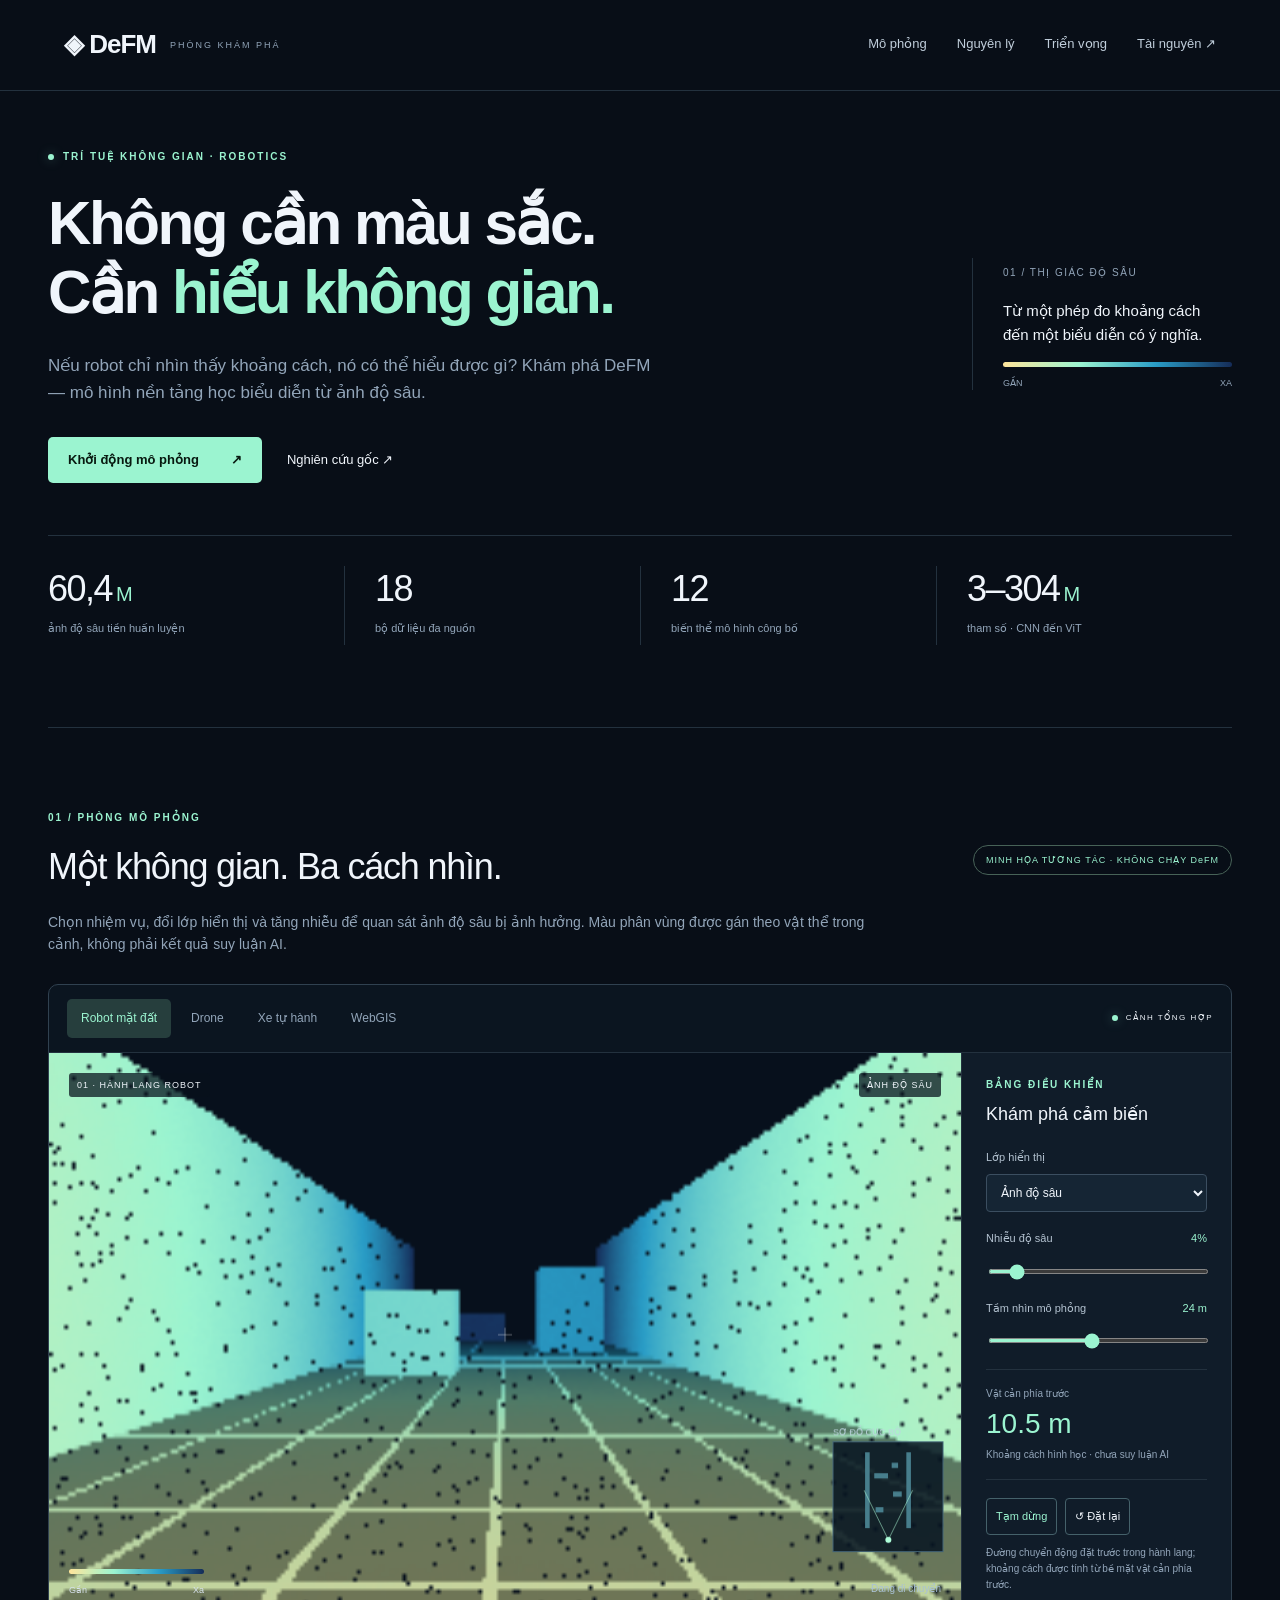
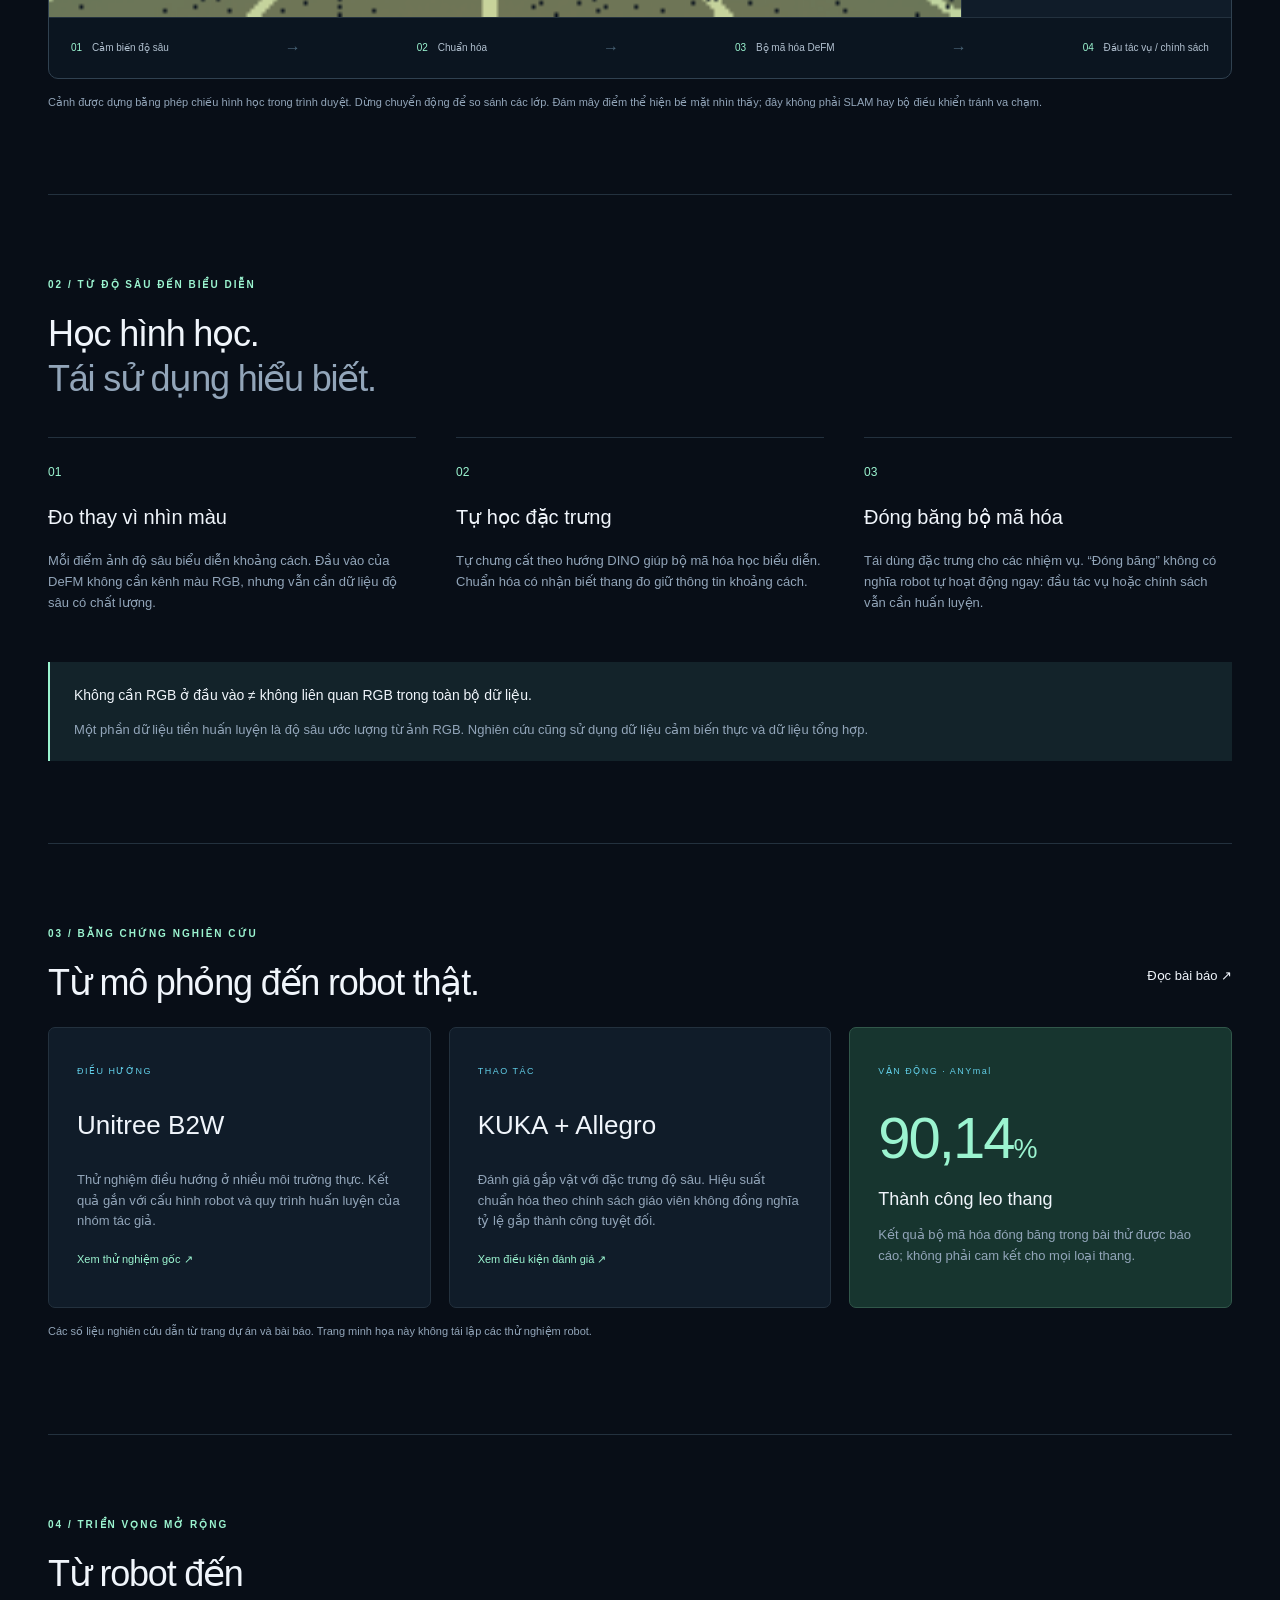
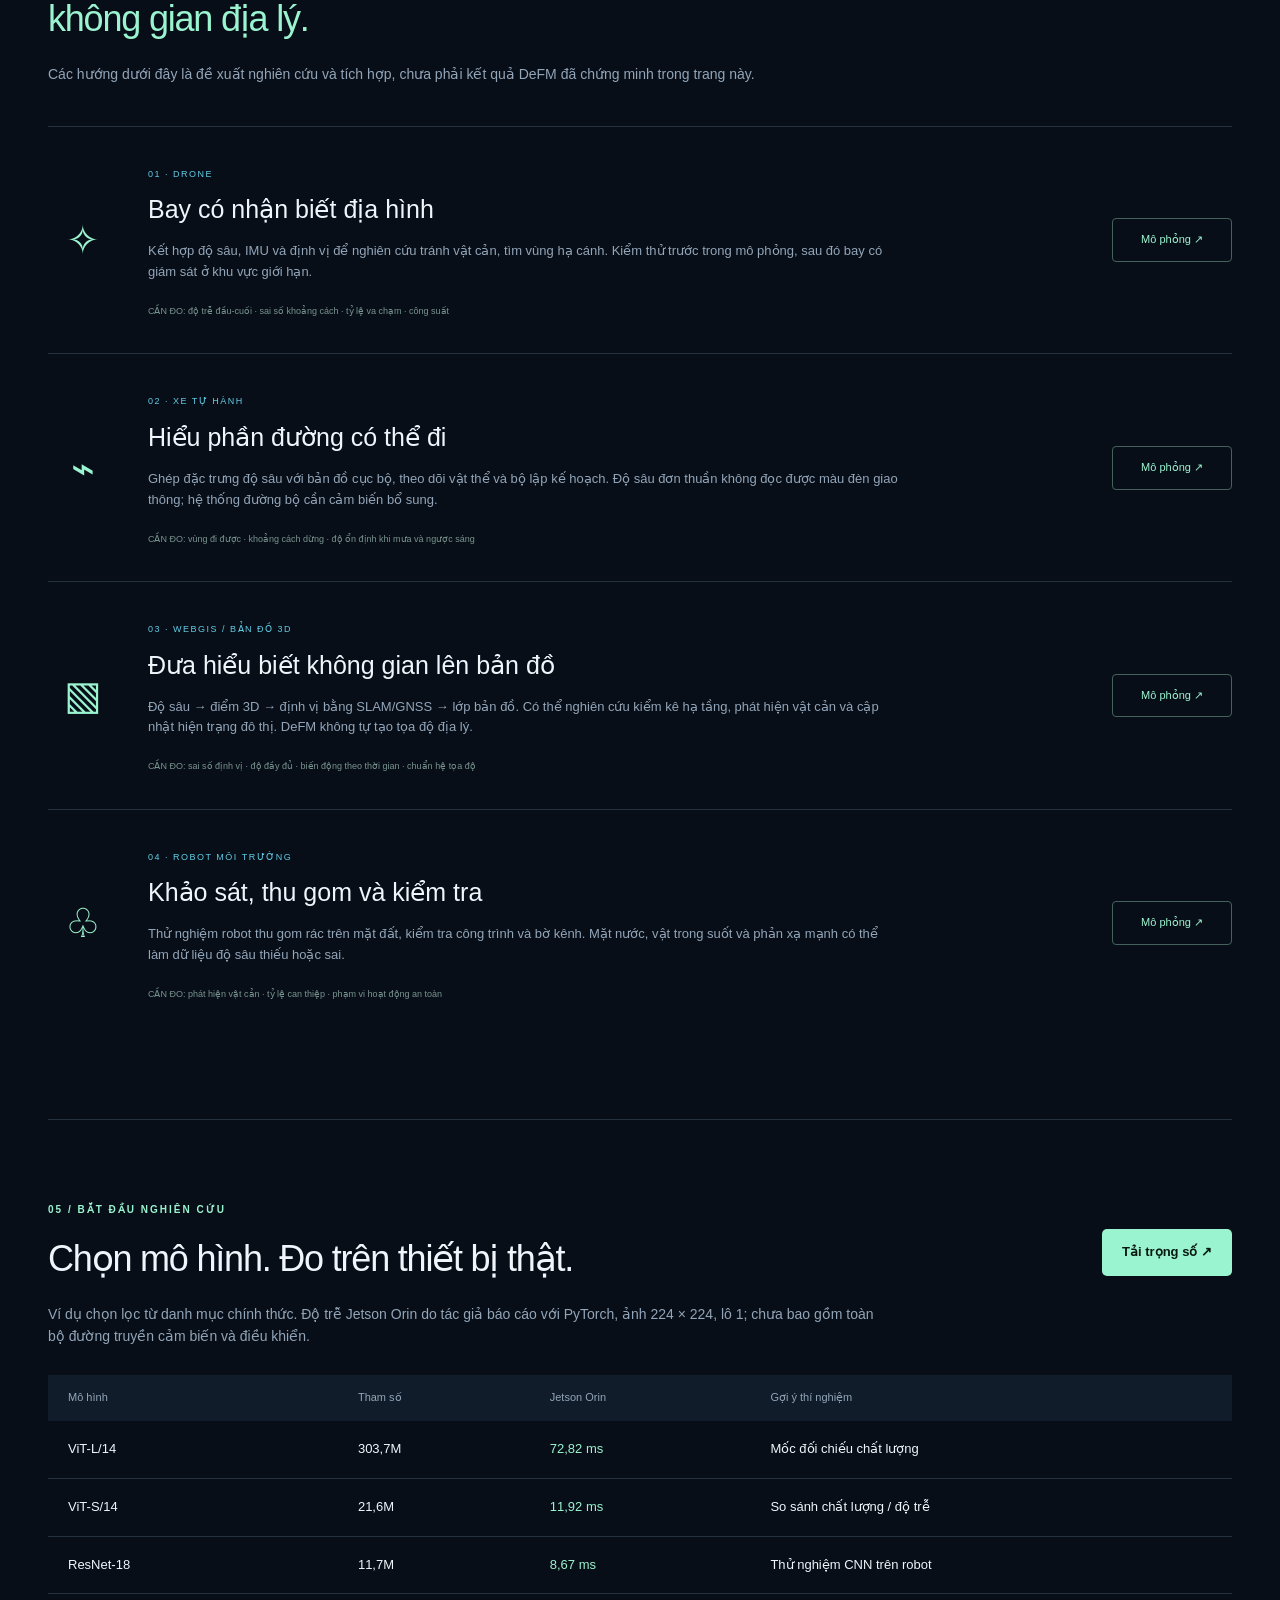
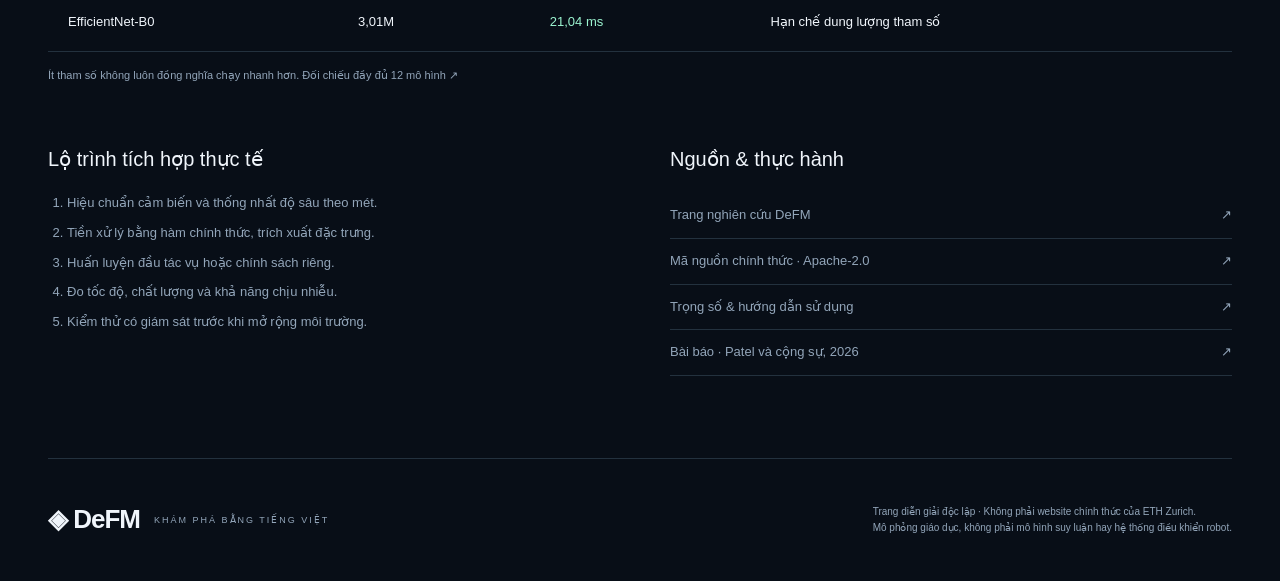
<file: index.html>
<!doctype html>
<html lang="vi">
<head>
  <meta charset="utf-8">
  <meta name="viewport" content="width=device-width, initial-scale=1">
  <meta name="description" content="Phòng mô phỏng DeFM tiếng Việt: robot, Drone, xe tự hành và WebGIS.">
  <meta http-equiv="refresh" content="0; url=./docs/index.html">
  <title>DeFM — Nhìn thế giới bằng độ sâu</title>
  <script>
    // Keep query parameters and section anchors when opening the root URL.
    location.replace(new URL('./docs/index.html', location.href).pathname + location.search + location.hash);
  </script>
</head>
<body>
  <p>Đang mở phòng mô phỏng DeFM… <a href="./docs/index.html">Mở trang tiếng Việt</a></p>
</body>
</html>
</file>
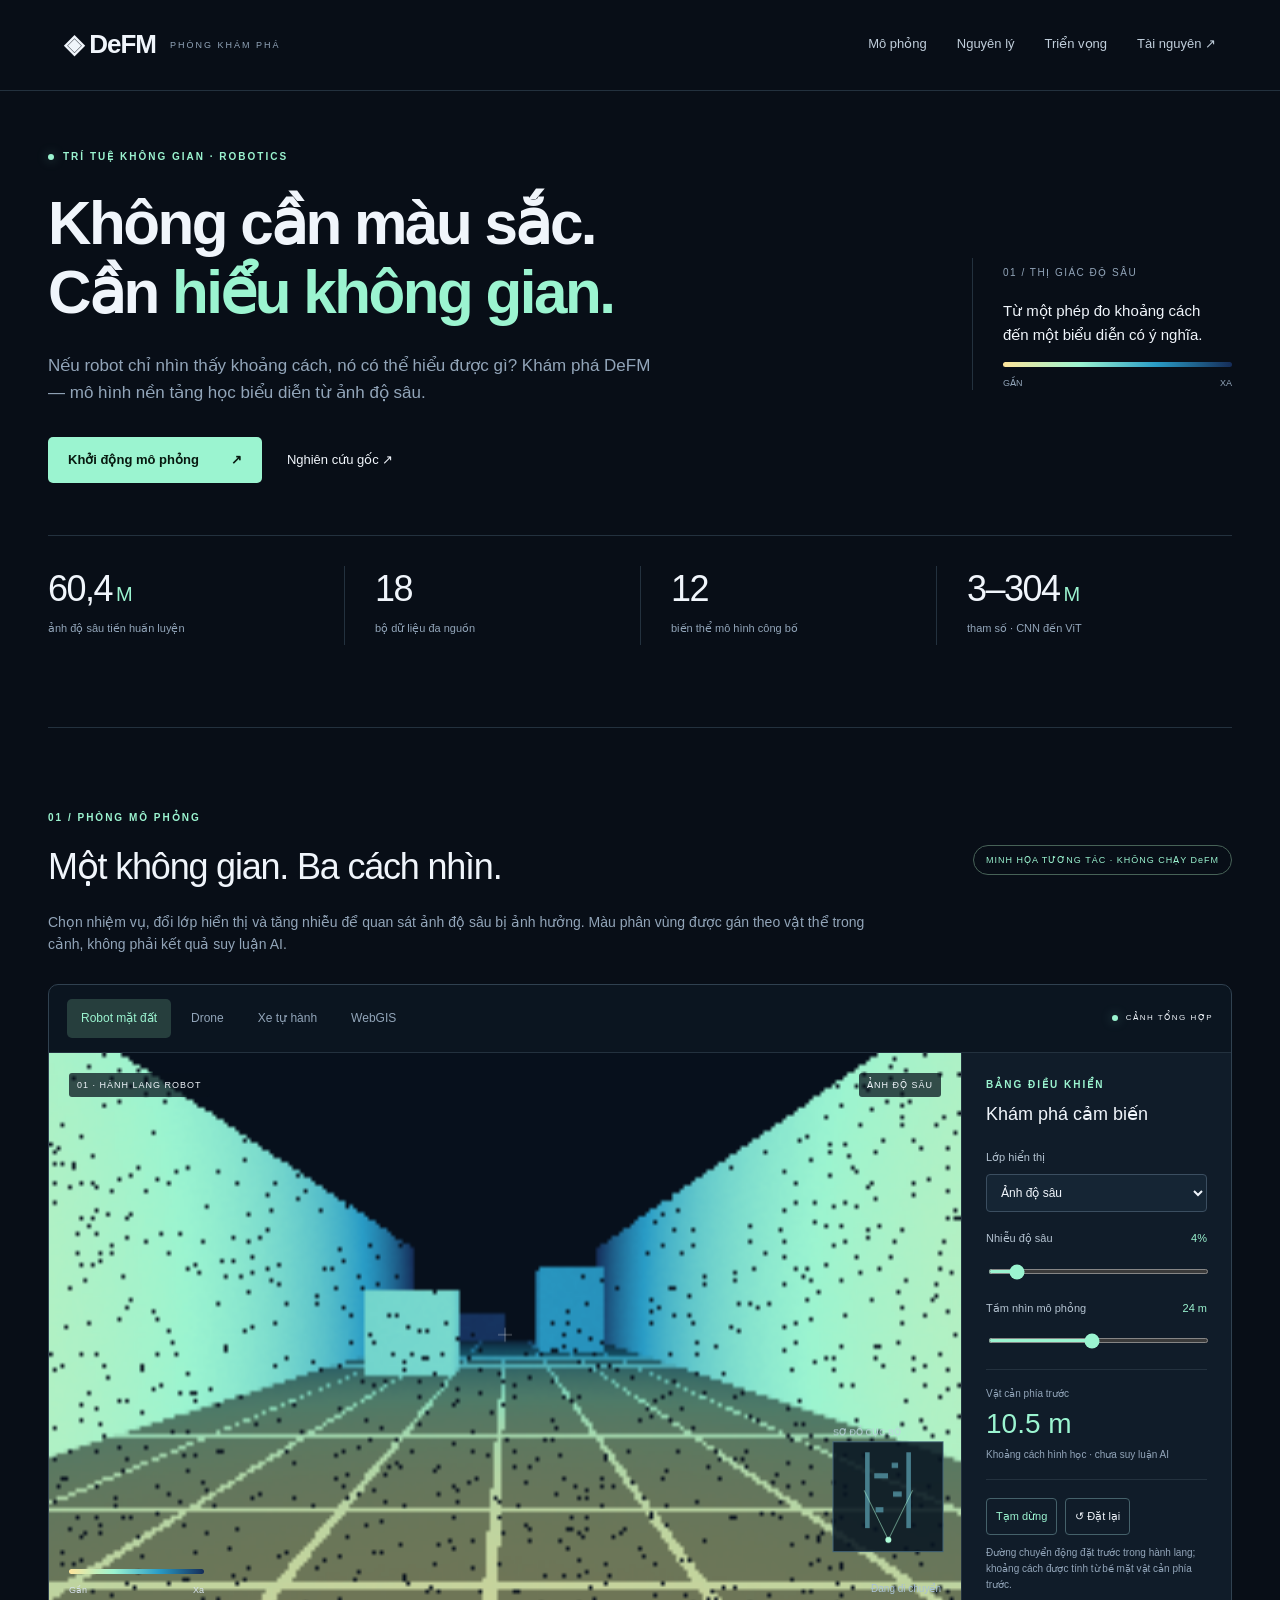
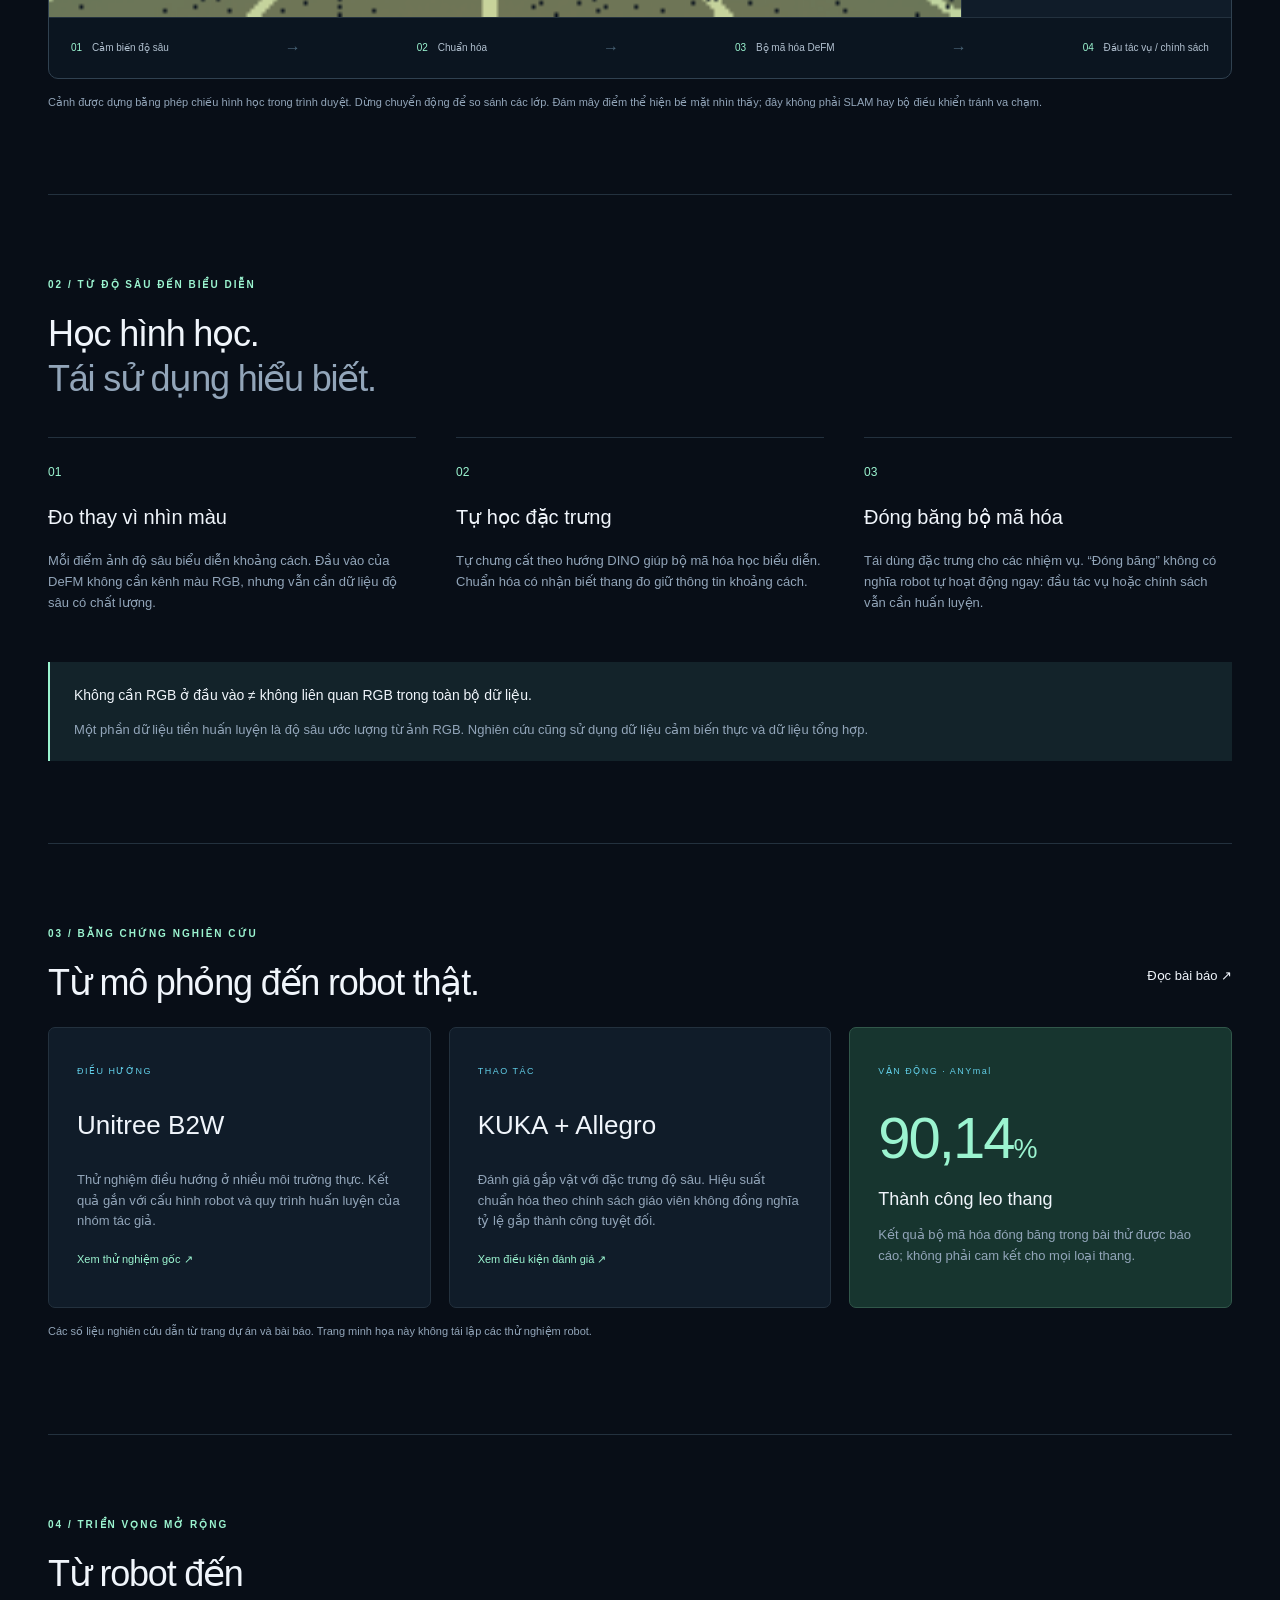
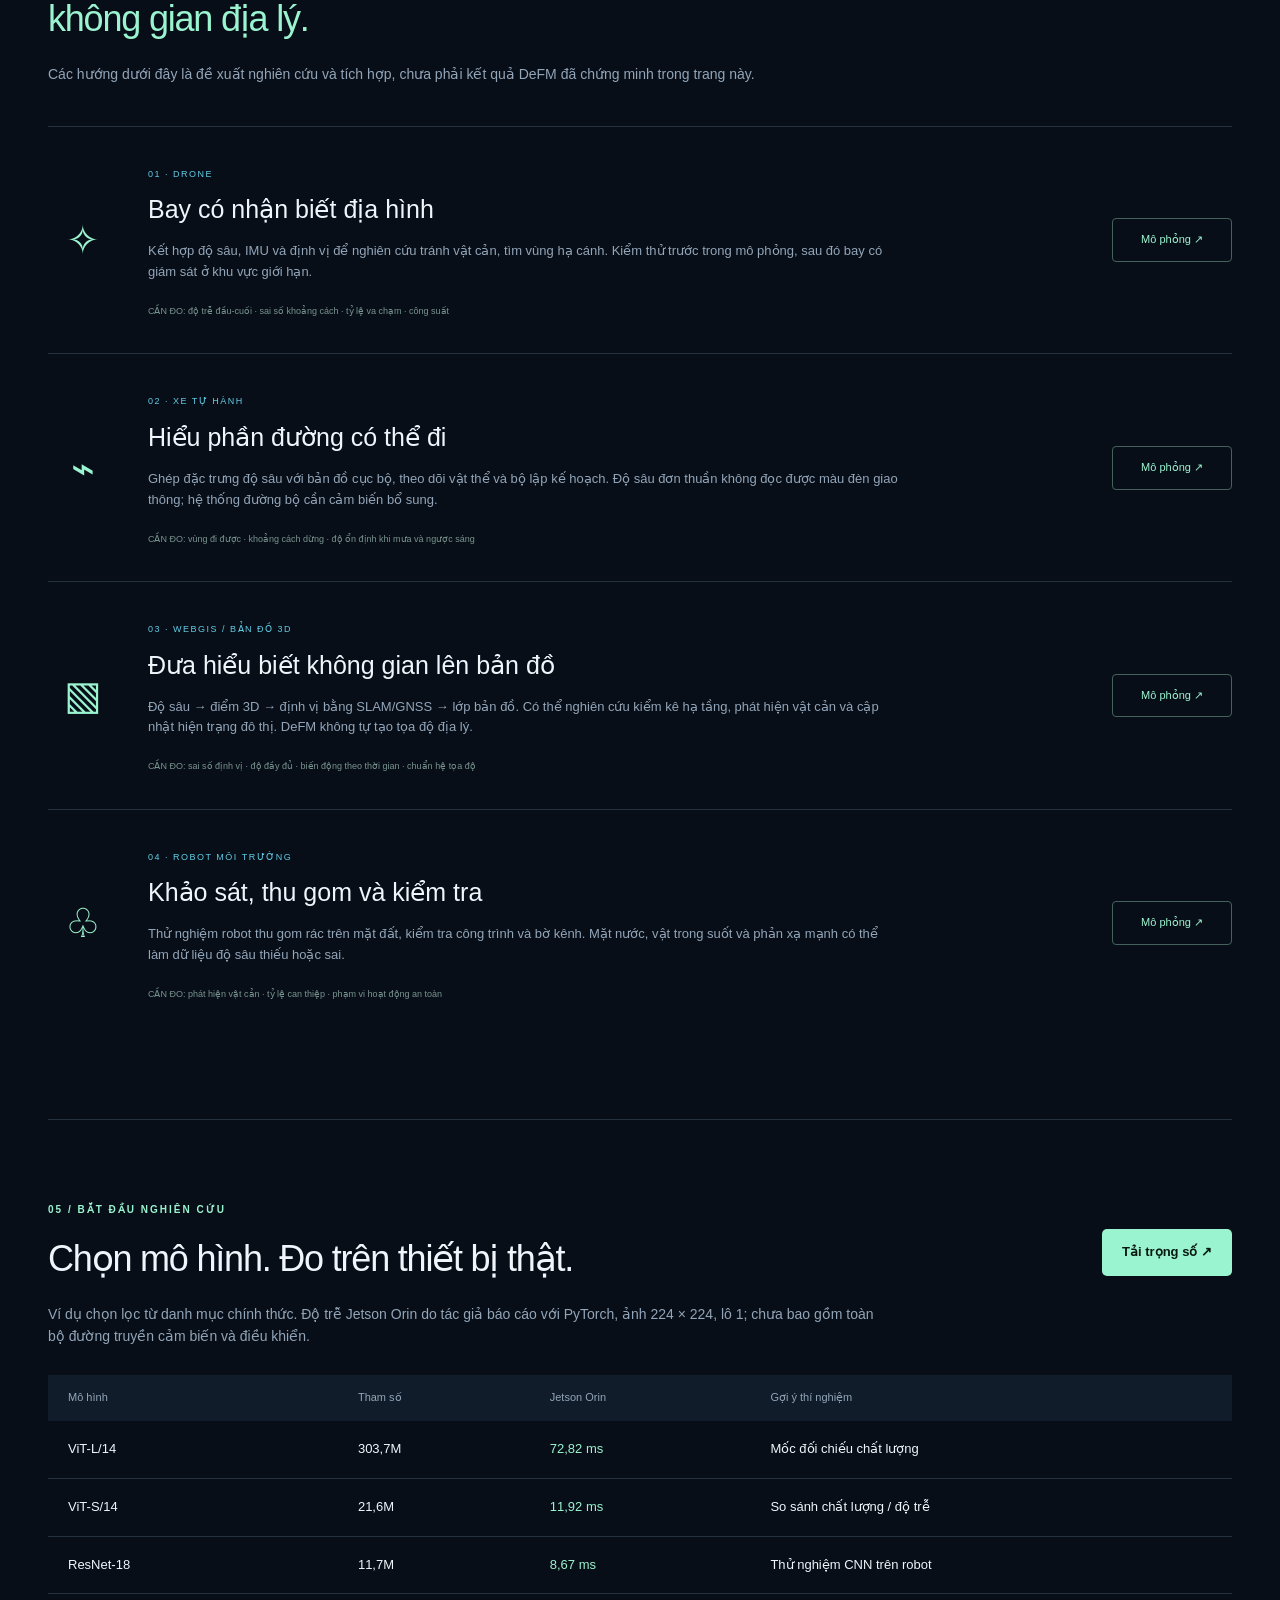
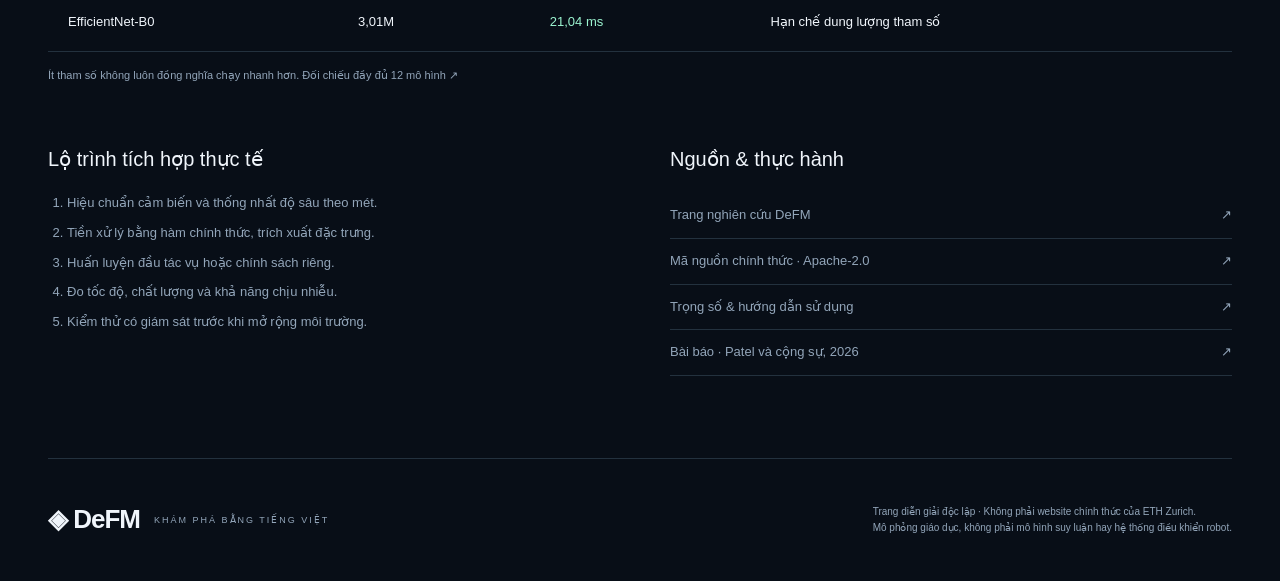
<file: docs/index.html>
<!doctype html><html lang="vi"><head><meta charset="utf-8"><meta name="viewport" content="width=device-width,initial-scale=1"><meta name="description" content="Khám phá DeFM bằng mô phỏng ảnh độ sâu tương tác. Tiềm năng Drone, xe tự hành và WebGIS."><title>DeFM — Nhìn thế giới bằng độ sâu</title><link rel="stylesheet" href="style.css"></head><body>
<header><a class="brand" href="#">◈ DeFM<span>PHÒNG KHÁM PHÁ</span></a><nav aria-label="Điều hướng"><a href="#lab">Mô phỏng</a><a href="#method">Nguyên lý</a><a href="#future">Triển vọng</a><a href="#resources">Tài nguyên ↗</a></nav></header>
<main><section class="hero"><div class="eyebrow"><span class="dot"></span> TRÍ TUỆ KHÔNG GIAN · ROBOTICS</div><div class="hero-grid"><div><h1>Không cần màu sắc.<br>Cần <em>hiểu không gian.</em></h1><p class="lead">Nếu robot chỉ nhìn thấy khoảng cách, nó có thể hiểu được gì? Khám phá DeFM — mô hình nền tảng học biểu diễn từ ảnh độ sâu.</p><div class="actions"><a class="primary" href="#lab">Khởi động mô phỏng <span>↗</span></a><a class="text-link" href="https://de-fm.github.io/" target="_blank" rel="noopener">Nghiên cứu gốc ↗</a></div></div><div class="hero-note"><span>01 / THỊ GIÁC ĐỘ SÂU</span><p>Từ một phép đo khoảng cách<br>đến một biểu diễn có ý nghĩa.</p><div class="depth-line"></div><small>GẦN <span>XA</span></small></div></div><div class="stats"><div><strong>60,4<span>M</span></strong><p>ảnh độ sâu tiền huấn luyện</p></div><div><strong>18</strong><p>bộ dữ liệu đa nguồn</p></div><div><strong>12</strong><p>biến thể mô hình công bố</p></div><div><strong>3–304<span>M</span></strong><p>tham số · CNN đến ViT</p></div></div></section>
<section id="lab" class="lab"><div class="section-top"><div><div class="eyebrow">01 / PHÒNG MÔ PHỎNG</div><h2>Một không gian. Ba cách nhìn.</h2></div><span class="pill">MINH HỌA TƯƠNG TÁC · KHÔNG CHẠY DeFM</span></div><p class="intro">Chọn nhiệm vụ, đổi lớp hiển thị và tăng nhiễu để quan sát ảnh độ sâu bị ảnh hưởng. Màu phân vùng được gán theo vật thể trong cảnh, không phải kết quả suy luận AI.</p>
<div class="lab-shell"><div class="toolbar"><div class="tabs" role="group" aria-label="Nhiệm vụ"><button data-scene="robot" class="active" aria-pressed="true">Robot mặt đất</button><button data-scene="drone" aria-pressed="false">Drone</button><button data-scene="car" aria-pressed="false">Xe tự hành</button><button data-scene="gis" aria-pressed="false">WebGIS</button></div><span class="live"><span class="dot"></span> CẢNH TỔNG HỢP</span></div><div class="lab-grid"><div class="viewport"><canvas id="scene" aria-label="Cảnh không gian ba chiều tổng hợp hiển thị khoảng cách và vật cản"></canvas><div class="canvas-top"><span id="scene-name">01 · HÀNH LANG ROBOT</span><span id="view-name">ẢNH ĐỘ SÂU</span></div><div class="canvas-bottom"><div class="legend"><div></div><small>Gần <span>Xa</span></small></div><span id="motion-label">Đang di chuyển</span></div></div><aside><div class="eyebrow">BẢNG ĐIỀU KHIỂN</div><h3>Khám phá cảm biến</h3><label for="mode">Lớp hiển thị</label><select id="mode"><option value="depth">Ảnh độ sâu</option><option value="semantic">Phân vùng minh họa</option><option value="points">Đám mây điểm</option></select><label for="noise">Nhiễu độ sâu <output id="noise-out">4%</output></label><input id="noise" type="range" min="0" max="40" value="4"><label for="range">Tầm nhìn mô phỏng <output id="range-out">24 m</output></label><input id="range" type="range" min="10" max="40" value="24"><div class="readout"><span id="metric-label">Vật cản phía trước</span><strong id="distance">—</strong><small id="status">Đo từ hình học tổng hợp</small></div><div class="button-row"><button id="play">Tạm dừng</button><button id="reset" aria-label="Đặt lại mô phỏng">↺ Đặt lại</button></div><p id="scene-description" class="hint"></p></aside></div><div class="pipeline"><span>01 <b>Cảm biến độ sâu</b></span><i>→</i><span>02 <b>Chuẩn hóa</b></span><i>→</i><span>03 <b>Bộ mã hóa DeFM</b></span><i>→</i><span>04 <b>Đầu tác vụ / chính sách</b></span></div></div><div class="caption">Cảnh được dựng bằng phép chiếu hình học trong trình duyệt. Dừng chuyển động để so sánh các lớp. Đám mây điểm thể hiện bề mặt nhìn thấy; đây không phải SLAM hay bộ điều khiển tránh va chạm.</div></section>
<section id="method"><div class="eyebrow">02 / TỪ ĐỘ SÂU ĐẾN BIỂU DIỄN</div><h2>Học hình học.<br><span class="muted">Tái sử dụng hiểu biết.</span></h2><div class="method-grid"><article><span class="number">01</span><h3>Đo thay vì nhìn màu</h3><p>Mỗi điểm ảnh độ sâu biểu diễn khoảng cách. Đầu vào của DeFM không cần kênh màu RGB, nhưng vẫn cần dữ liệu độ sâu có chất lượng.</p></article><article><span class="number">02</span><h3>Tự học đặc trưng</h3><p>Tự chưng cất theo hướng DINO giúp bộ mã hóa học biểu diễn. Chuẩn hóa có nhận biết thang đo giữ thông tin khoảng cách.</p></article><article><span class="number">03</span><h3>Đóng băng bộ mã hóa</h3><p>Tái dùng đặc trưng cho các nhiệm vụ. “Đóng băng” không có nghĩa robot tự hoạt động ngay: đầu tác vụ hoặc chính sách vẫn cần huấn luyện.</p></article></div><div class="callout"><b>Không cần RGB ở đầu vào ≠ không liên quan RGB trong toàn bộ dữ liệu.</b><p>Một phần dữ liệu tiền huấn luyện là độ sâu ước lượng từ ảnh RGB. Nghiên cứu cũng sử dụng dữ liệu cảm biến thực và dữ liệu tổng hợp.</p></div></section>
<section id="evidence"><div class="section-top"><div><div class="eyebrow">03 / BẰNG CHỨNG NGHIÊN CỨU</div><h2>Từ mô phỏng đến robot thật.</h2></div><a class="text-link" href="https://arxiv.org/abs/2601.18923" target="_blank" rel="noopener">Đọc bài báo ↗</a></div><div class="evidence-grid"><article><span class="tag">ĐIỀU HƯỚNG</span><h3>Unitree B2W</h3><p>Thử nghiệm điều hướng ở nhiều môi trường thực. Kết quả gắn với cấu hình robot và quy trình huấn luyện của nhóm tác giả.</p><a href="https://de-fm.github.io/#robotics" target="_blank" rel="noopener">Xem thử nghiệm gốc ↗</a></article><article><span class="tag">THAO TÁC</span><h3>KUKA + Allegro</h3><p>Đánh giá gắp vật với đặc trưng độ sâu. Hiệu suất chuẩn hóa theo chính sách giáo viên không đồng nghĩa tỷ lệ gắp thành công tuyệt đối.</p><a href="https://arxiv.org/abs/2601.18923" target="_blank" rel="noopener">Xem điều kiện đánh giá ↗</a></article><article class="featured"><span class="tag">VẬN ĐỘNG · ANYmal</span><strong>90,14<span>%</span></strong><h3>Thành công leo thang</h3><p>Kết quả bộ mã hóa đóng băng trong bài thử được báo cáo; không phải cam kết cho mọi loại thang.</p></article></div><p class="caption">Các số liệu nghiên cứu dẫn từ trang dự án và bài báo. Trang minh họa này không tái lập các thử nghiệm robot.</p></section>
<section id="future"><div class="eyebrow">04 / TRIỂN VỌNG MỞ RỘNG</div><h2>Từ robot đến<br><em>không gian địa lý.</em></h2><p class="intro">Các hướng dưới đây là đề xuất nghiên cứu và tích hợp, chưa phải kết quả DeFM đã chứng minh trong trang này.</p><div class="future-list"><article><span class="future-icon">✧</span><div><span class="tag">01 · DRONE</span><h3>Bay có nhận biết địa hình</h3><p>Kết hợp độ sâu, IMU và định vị để nghiên cứu tránh vật cản, tìm vùng hạ cánh. Kiểm thử trước trong mô phỏng, sau đó bay có giám sát ở khu vực giới hạn.</p><small>CẦN ĐO: độ trễ đầu-cuối · sai số khoảng cách · tỷ lệ va chạm · công suất</small></div><button class="try" data-try="drone">Mô phỏng ↗</button></article><article><span class="future-icon">⌁</span><div><span class="tag">02 · XE TỰ HÀNH</span><h3>Hiểu phần đường có thể đi</h3><p>Ghép đặc trưng độ sâu với bản đồ cục bộ, theo dõi vật thể và bộ lập kế hoạch. Độ sâu đơn thuần không đọc được màu đèn giao thông; hệ thống đường bộ cần cảm biến bổ sung.</p><small>CẦN ĐO: vùng đi được · khoảng cách dừng · độ ổn định khi mưa và ngược sáng</small></div><button class="try" data-try="car">Mô phỏng ↗</button></article><article><span class="future-icon">▧</span><div><span class="tag">03 · WEBGIS / BẢN ĐỒ 3D</span><h3>Đưa hiểu biết không gian lên bản đồ</h3><p>Độ sâu → điểm 3D → định vị bằng SLAM/GNSS → lớp bản đồ. Có thể nghiên cứu kiểm kê hạ tầng, phát hiện vật cản và cập nhật hiện trạng đô thị. DeFM không tự tạo tọa độ địa lý.</p><small>CẦN ĐO: sai số định vị · độ đầy đủ · biến động theo thời gian · chuẩn hệ tọa độ</small></div><button class="try" data-try="gis">Mô phỏng ↗</button></article><article><span class="future-icon">♧</span><div><span class="tag">04 · ROBOT MÔI TRƯỜNG</span><h3>Khảo sát, thu gom và kiểm tra</h3><p>Thử nghiệm robot thu gom rác trên mặt đất, kiểm tra công trình và bờ kênh. Mặt nước, vật trong suốt và phản xạ mạnh có thể làm dữ liệu độ sâu thiếu hoặc sai.</p><small>CẦN ĐO: phát hiện vật cản · tỷ lệ can thiệp · phạm vi hoạt động an toàn</small></div><button class="try" data-try="robot">Mô phỏng ↗</button></article></div></section>
<section id="resources"><div class="section-top"><div><div class="eyebrow">05 / BẮT ĐẦU NGHIÊN CỨU</div><h2>Chọn mô hình. Đo trên thiết bị thật.</h2></div><a class="primary" href="https://huggingface.co/leggedrobotics/defm" target="_blank" rel="noopener">Tải trọng số ↗</a></div><p class="intro">Ví dụ chọn lọc từ danh mục chính thức. Độ trễ Jetson Orin do tác giả báo cáo với PyTorch, ảnh 224 × 224, lô 1; chưa bao gồm toàn bộ đường truyền cảm biến và điều khiển.</p><div class="table-wrap"><table><thead><tr><th>Mô hình</th><th>Tham số</th><th>Jetson Orin</th><th>Gợi ý thí nghiệm</th></tr></thead><tbody><tr><td>ViT-L/14</td><td>303,7M</td><td>72,82 ms</td><td>Mốc đối chiếu chất lượng</td></tr><tr><td>ViT-S/14</td><td>21,6M</td><td>11,92 ms</td><td>So sánh chất lượng / độ trễ</td></tr><tr><td>ResNet-18</td><td>11,7M</td><td>8,67 ms</td><td>Thử nghiệm CNN trên robot</td></tr><tr><td>EfficientNet-B0</td><td>3,01M</td><td>21,04 ms</td><td>Hạn chế dung lượng tham số</td></tr></tbody></table></div><p class="caption">Ít tham số không luôn đồng nghĩa chạy nhanh hơn. <a href="https://github.com/leggedrobotics/defm#-model-zoo" target="_blank" rel="noopener">Đối chiếu đầy đủ 12 mô hình ↗</a></p><div class="resource-grid"><div><h3>Lộ trình tích hợp thực tế</h3><ol><li>Hiệu chuẩn cảm biến và thống nhất độ sâu theo mét.</li><li>Tiền xử lý bằng hàm chính thức, trích xuất đặc trưng.</li><li>Huấn luyện đầu tác vụ hoặc chính sách riêng.</li><li>Đo tốc độ, chất lượng và khả năng chịu nhiễu.</li><li>Kiểm thử có giám sát trước khi mở rộng môi trường.</li></ol></div><div class="sources"><h3>Nguồn & thực hành</h3><a href="https://de-fm.github.io/" target="_blank" rel="noopener">Trang nghiên cứu DeFM <span>↗</span></a><a href="https://github.com/leggedrobotics/defm" target="_blank" rel="noopener">Mã nguồn chính thức · Apache-2.0 <span>↗</span></a><a href="https://huggingface.co/leggedrobotics/defm" target="_blank" rel="noopener">Trọng số & hướng dẫn sử dụng <span>↗</span></a><a href="https://arxiv.org/abs/2601.18923" target="_blank" rel="noopener">Bài báo · Patel và cộng sự, 2026 <span>↗</span></a></div></div></section></main><footer><a class="brand" href="#">◈ DeFM<span>KHÁM PHÁ BẰNG TIẾNG VIỆT</span></a><p>Trang diễn giải độc lập · Không phải website chính thức của ETH Zurich.<br>Mô phỏng giáo dục, không phải mô hình suy luận hay hệ thống điều khiển robot.</p></footer><script src="app.js"></script></body></html>
</file>
<file: docs/style.css>
:root{--bg:#080e17;--panel:#101c29;--line:#23313e;--muted:#92a5b9;--ink:#f0f5fb;--mint:#9bf4d0;--cyan:#61cde6}*{box-sizing:border-box}html{scroll-behavior:smooth;scroll-padding-top:90px}body{margin:0;background:var(--bg);color:var(--ink);font-family:Arial,Helvetica,sans-serif;line-height:1.6}a{color:inherit;text-decoration:none}button,input,select{font:inherit}button,a,input,select{touch-action:manipulation}button:focus-visible,a:focus-visible,input:focus-visible,select:focus-visible{outline:2px solid var(--mint);outline-offset:5px}header{max-width:1440px;margin:auto;padding:24px 5%;display:flex;justify-content:space-between;align-items:center;border-bottom:1px solid var(--line)}.brand{font-size:26px;font-weight:bold;letter-spacing:-1px;display:flex;align-items:center;gap:14px}.brand span{font-size:9px;letter-spacing:2px;color:var(--muted);font-weight:normal}nav{display:flex;gap:30px;font-size:13px;color:#c0cedb}nav a:hover,.text-link:hover{color:var(--mint)}main{max-width:1320px;margin:auto;padding:0 48px}section{padding:82px 0;border-bottom:1px solid var(--line)}.hero{padding-top:58px}.eyebrow{font-size:10px;letter-spacing:2px;font-weight:700;color:var(--mint);display:flex;align-items:center;gap:9px}.dot{width:6px;height:6px;display:inline-block;background:var(--mint);border-radius:50%;box-shadow:0 0 12px #9bf4d060}.hero-grid{display:grid;grid-template-columns:1fr 260px;gap:45px;align-items:center}h1{font-size:clamp(40px,4.7vw,65px);line-height:1.16;letter-spacing:-2.5px;margin:24px 0}em{font-style:normal;color:var(--mint)}.lead{color:var(--muted);max-width:610px;font-size:17px}.actions{display:flex;align-items:center;gap:25px;margin-top:30px}.primary{display:inline-flex;justify-content:space-between;align-items:center;gap:32px;background:var(--mint);color:#081910;padding:13px 20px;font-weight:700;font-size:13px;border-radius:5px}.primary:hover{background:#c2ffe5}.text-link{font-size:13px}.hero-note{border-left:1px solid var(--line);padding-left:30px}.hero-note>span{font-size:10px;color:var(--muted);letter-spacing:1.5px}.hero-note p{font-size:15px}.depth-line,.legend>div{height:5px;border-radius:4px;background:linear-gradient(90deg,#ffe59b,#9bf4d0,#299cc6,#152c58)}.hero-note small,.legend small{display:flex;justify-content:space-between;font-size:9px;color:var(--muted);margin-top:9px}.stats{display:grid;grid-template-columns:repeat(4,1fr);margin-top:52px;padding-top:30px;border-top:1px solid var(--line)}.stats>div{padding-left:30px;border-left:1px solid var(--line)}.stats>div:first-child{padding-left:0;border:0}.stats strong{font-size:36px;line-height:1.3;font-weight:500;letter-spacing:-1.5px}.stats strong span{font-size:20px;color:var(--mint);margin-left:4px}.stats p{font-size:11px;color:var(--muted);margin:7px 0}.section-top{display:flex;justify-content:space-between;gap:24px;align-items:center}h2{font-size:36px;line-height:1.25;letter-spacing:-1.2px;margin:18px 0 22px;font-weight:500}h3{font-size:20px;line-height:1.4;font-weight:500}.muted{color:var(--muted)}.pill{font-size:9px;letter-spacing:1px;border:1px solid #476257;border-radius:20px;padding:7px 12px;color:var(--mint);white-space:nowrap}.intro{color:var(--muted);font-size:14px;max-width:830px;margin:0 0 28px}.lab-shell{border:1px solid #304150;border-radius:10px;overflow:hidden;background:#0b1520}.toolbar{padding:14px 18px;display:flex;align-items:center;justify-content:space-between;border-bottom:1px solid var(--line);gap:15px}.tabs{display:flex;gap:6px}.tabs button{background:transparent;border:0;color:var(--muted);font-size:12px;padding:10px 14px;border-radius:5px;cursor:pointer}.tabs button.active{background:#263e3d;color:var(--mint)}.live{font-size:8px;letter-spacing:1.5px;display:flex;align-items:center;gap:8px}.lab-grid{display:grid;grid-template-columns:1fr 270px}.viewport{position:relative;min-width:0;background:#060d17;min-height:430px}canvas{display:block;width:100%;height:100%;position:absolute;inset:0}.canvas-top,.canvas-bottom{position:absolute;left:20px;right:20px;display:flex;justify-content:space-between;pointer-events:none}.canvas-top{top:20px;font-size:9px;letter-spacing:1px}.canvas-top span{background:#07111cbb;padding:5px 8px;border-radius:3px}.canvas-bottom{bottom:20px;align-items:flex-end}.canvas-bottom>span{font-size:10px;color:#a9c1d4}.legend{width:135px}.legend small{color:#d7e2ed}aside{padding:24px;border-left:1px solid var(--line);background:#101c29}aside h3{font-size:18px;margin:9px 0 22px}label{display:block;font-size:11px;color:#b4c3d1;margin:18px 0 8px}output{float:right;color:var(--mint)}select{width:100%;border:1px solid #3b4e60;background:#152534;color:var(--ink);font-size:12px;padding:10px;border-radius:4px}input[type=range]{width:100%;accent-color:var(--mint);height:5px;cursor:pointer}.readout{padding:16px 0;margin:18px 0;border-top:1px solid var(--line);border-bottom:1px solid var(--line)}.readout span,.readout small{display:block;color:var(--muted);font-size:10px}.readout strong{display:block;color:var(--mint);font-size:28px;font-weight:400}.button-row{display:flex;gap:8px}.button-row button{cursor:pointer;font-size:11px;padding:9px;border:1px solid #45616a;background:transparent;color:var(--ink);border-radius:4px}.button-row button:first-child{color:var(--mint)}.hint{font-size:10px;color:var(--muted);margin-bottom:0}.pipeline{display:flex;padding:17px 22px;justify-content:space-between;align-items:center;border-top:1px solid var(--line);gap:12px}.pipeline span{font-size:10px;color:var(--mint)}.pipeline b{color:#b1c0cf;margin-left:7px;font-weight:400}.pipeline i{font-style:normal;color:#496376}.caption{font-size:11px;line-height:1.7;color:var(--muted);margin-top:14px}.method-grid{display:grid;grid-template-columns:repeat(3,1fr);gap:40px;margin-top:36px}.number{color:var(--mint);font-size:12px}.method-grid article{border-top:1px solid var(--line);padding-top:20px}.method-grid p,.callout p,.evidence-grid p{font-size:13px;color:var(--muted)}.callout{background:#13232a;border-left:2px solid var(--mint);padding:20px 24px;margin-top:35px}.callout b{font-size:14px;font-weight:500}.callout p{margin-bottom:0}.evidence-grid{display:grid;grid-template-columns:1fr 1fr 1fr;gap:18px}.evidence-grid article{background:var(--panel);padding:28px;border:1px solid var(--line);border-radius:7px}.tag{font-size:9px;letter-spacing:1.5px;color:var(--cyan)}.evidence-grid h3{font-size:26px}.evidence-grid a{font-size:11px;color:var(--mint)}.evidence-grid .featured{background:#17352f;border-color:#31574a}.featured strong{display:block;font-size:58px;font-weight:400;line-height:1.4;margin-top:16px;color:var(--mint);letter-spacing:-2px}.featured strong span{font-size:27px}.featured h3{font-size:18px;margin:8px 0}.future-list{margin-top:40px}.future-list article{display:grid;grid-template-columns:70px 1fr 120px;gap:30px;padding:32px 0;border-top:1px solid var(--line);align-items:center}.future-icon{font-size:40px;color:var(--mint);text-align:center}.future-list h3{font-size:25px;margin:8px 0 14px}.future-list p{font-size:13px;color:var(--muted);max-width:750px}.future-list small{font-size:9px;color:#78948f}.try{background:none;color:var(--mint);border:1px solid #45625a;padding:12px;font-size:11px;cursor:pointer;border-radius:4px}.try:hover{background:#17352f}.table-wrap{overflow-x:auto}table{width:100%;border-collapse:collapse;text-align:left;font-size:13px;white-space:nowrap}th{color:var(--muted);font-weight:400;font-size:11px;padding:14px 20px;background:var(--panel)}td{padding:18px 20px;border-bottom:1px solid var(--line)}td:nth-child(3){color:var(--mint)}.resource-grid{display:grid;grid-template-columns:1fr 1fr;gap:60px;margin-top:40px}ol{padding-left:19px;color:var(--muted);font-size:13px}li{padding-bottom:9px}.sources a{display:flex;justify-content:space-between;border-bottom:1px solid var(--line);padding:12px 0;font-size:13px;color:var(--muted)}.sources a:hover{color:var(--mint)}footer{max-width:1320px;margin:auto;padding:35px 48px;display:flex;align-items:center;justify-content:space-between;gap:30px}footer p{font-size:10px;color:var(--muted)}@media(max-width:900px){main{padding:0 24px}.hero-grid{grid-template-columns:1fr}.hero-note{display:none}.section-top{align-items:flex-start;flex-direction:column;gap:0}.lab-grid{grid-template-columns:1fr 230px}aside{padding:18px}.toolbar .live{display:none}.evidence-grid{gap:10px}.evidence-grid article{padding:18px}.featured strong{font-size:45px}.pipeline{flex-wrap:wrap}.brand span{display:none}nav{gap:20px}footer{padding:30px 24px}}@media(max-width:650px){header{padding:18px 20px}nav{gap:14px;font-size:10px}nav a:last-child{display:none}main{padding:0 18px}section{padding:50px 0}.hero{padding-top:35px}h1{font-size:40px;letter-spacing:-1.8px}h2{font-size:29px}.lead{font-size:14px}.stats{grid-template-columns:1fr 1fr;gap:22px;margin-top:35px}.stats>div{padding:0;border:0}.stats strong{font-size:30px}.lab-grid{display:flex;flex-direction:column}.viewport{height:340px;min-height:340px}.toolbar{padding:10px 6px}.tabs{width:100%;justify-content:space-between}.tabs button{padding:8px 7px;font-size:10px}aside{border-left:0;border-top:1px solid var(--line);padding:20px}.readout{margin:16px 0}.method-grid,.evidence-grid,.resource-grid{grid-template-columns:1fr;gap:20px}.method-grid h3{margin:12px 0}.future-list article{grid-template-columns:35px 1fr;gap:15px}.future-icon{font-size:27px}.try{grid-column:2;width:125px}.future-list h3{font-size:22px}.pill{font-size:8px;margin-bottom:16px}.pipeline{padding:15px;font-size:9px}.pipeline i{display:none}.pipeline span{width:45%}.actions{gap:16px}.primary{gap:20px;font-size:12px}.text-link{font-size:11px}footer{display:block}.canvas-top{font-size:8px;left:10px;right:10px}.resource-grid{margin-top:25px}}@media(prefers-reduced-motion:reduce){html{scroll-behavior:auto}}
</file>
